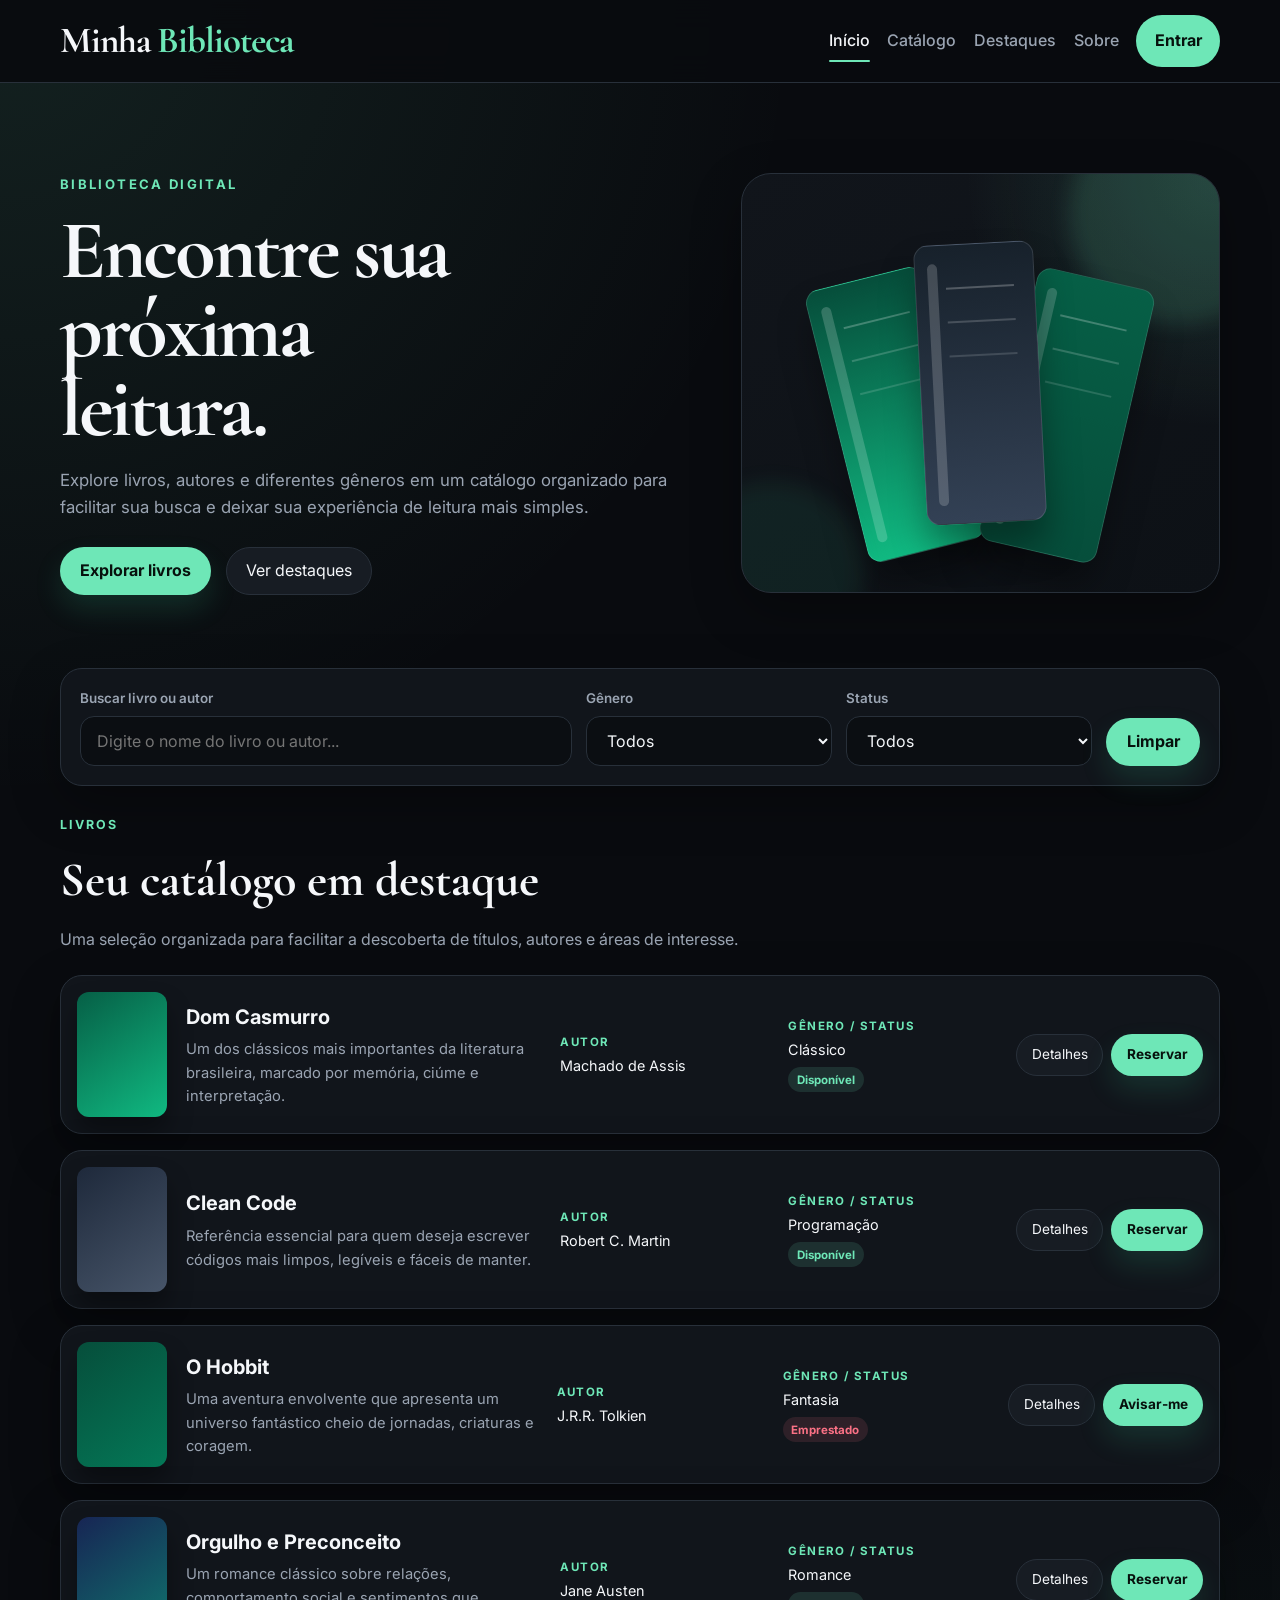
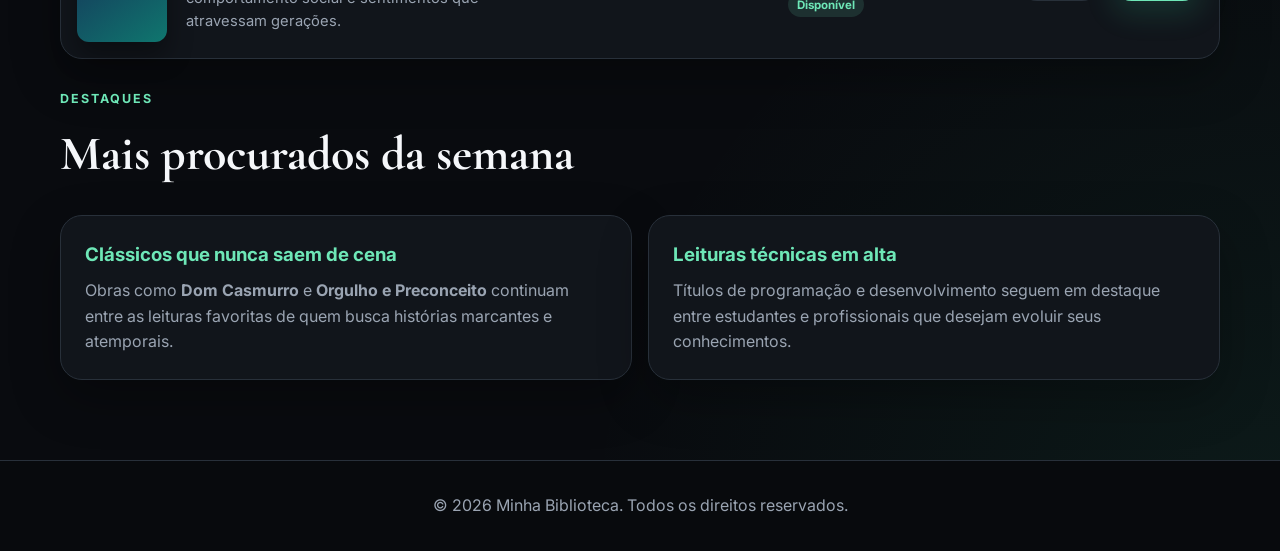
<file: livros.html>
<!DOCTYPE html>
<html lang="pt-BR">

<head>
    <meta charset="UTF-8">
    <meta name="viewport" content="width=device-width, initial-scale=1.0">

    <title>Livros - Minha Biblioteca</title>

    <link rel="preconnect" href="https://fonts.googleapis.com">
    <link rel="preconnect" href="https://fonts.gstatic.com" crossorigin>

    <link href="https://fonts.googleapis.com/css2?family=Cormorant+Garamond:wght@500;600;700&family=Inter:wght@400;500;600;700&display=swap"
        rel="stylesheet">

    <style>
        :root {
            --bg: #090b0f;
            --panel: #11151b;
            --text: #f5f7fa;
            --muted: #9aa4b2;
            --primary: #6ee7b7;
            --primary-dark: #34d399;
            --line: #28303a;
            --danger: #fb7185;

            --shadow: 0 18px 50px rgba(0, 0, 0, 0.30);
            --radius: 22px;
            --container: 1160px;
        }

        * {
            margin: 0;
            padding: 0;
            box-sizing: border-box;
        }

        html {
            scroll-behavior: smooth;
        }

        body {
            font-family: "Inter", sans-serif;
            background:
                radial-gradient(
                    circle at top left,
                    rgba(110, 231, 183, 0.10),
                    transparent 32%
                ),
                radial-gradient(
                    circle at bottom right,
                    rgba(52, 211, 153, 0.08),
                    transparent 28%
                ),
                #090b0f;

            color: var(--text);
            line-height: 1.6;
            min-height: 100vh;
        }

        a {
            text-decoration: none;
            color: inherit;
        }

        button,
        input,
        select {
            font: inherit;
        }

        button {
            cursor: pointer;
        }

        .container {
            width: min(100% - 2rem, var(--container));
            margin-inline: auto;
        }

        /* ================= HEADER ================= */

        .header {
            position: sticky;
            top: 0;
            z-index: 50;

            backdrop-filter: blur(16px);

            background: rgba(9, 11, 15, 0.93);

            border-bottom: 1px solid var(--line);
        }

        .nav {
            min-height: 82px;

            display: flex;
            align-items: center;
            justify-content: space-between;

            gap: 1rem;

            position: relative;
        }

        .logo {
            font-family: "Cormorant Garamond", serif;

            font-size: clamp(1.8rem, 3vw, 2.3rem);

            font-weight: 700;

            letter-spacing: -0.03em;
        }

        .logo span {
            color: var(--primary);
        }

        .nav-links {
            display: flex;
            align-items: center;
            gap: 1.1rem;
        }

        .nav-links a {
            color: var(--muted);

            font-weight: 500;

            position: relative;

            transition: 0.25s ease;
        }

        .nav-links a:hover,
        .nav-links a.active {
            color: var(--text);
        }

        .nav-links a.active::after,
        .nav-links a:hover::after {
            content: "";

            position: absolute;

            left: 0;
            bottom: -8px;

            width: 100%;
            height: 2px;

            background: var(--primary);

            border-radius: 999px;
        }

        .nav-login {
            padding: 0.8rem 1.15rem;

            background: var(--primary);

            color: #07110d !important;

            border-radius: 999px;

            font-weight: 700 !important;
        }

        .nav-login:hover {
            background: var(--primary-dark);
            transform: translateY(-1px);
        }

        .menu-toggle {
            display: none;

            border: 1px solid var(--line);

            background: var(--panel);

            color: var(--text);

            width: 46px;
            height: 46px;

            border-radius: 14px;
        }

        /* ================= PAGE ================= */

        .page {
            padding: 3.5rem 0 5rem;
        }

        /* ================= HERO ================= */

        .books-hero {
            display: grid;

            grid-template-columns: 1.15fr 0.85fr;

            gap: 2rem;

            align-items: center;

            padding: 2rem 0 3rem;
        }

        .eyebrow {
            display: inline-block;

            margin-bottom: 1rem;

            color: var(--primary);

            font-size: 0.82rem;

            font-weight: 700;

            letter-spacing: 0.18em;
        }

        .books-hero h1 {
            font-family: "Cormorant Garamond", serif;

            font-size: clamp(2.9rem, 7vw, 5.2rem);

            line-height: 0.95;

            letter-spacing: -0.04em;

            max-width: 10ch;

            margin-bottom: 1.2rem;
        }

        .books-hero p {
            max-width: 58ch;

            color: var(--muted);

            font-size: 1.05rem;

            margin-bottom: 1.6rem;
        }

        .hero-actions {
            display: flex;

            flex-wrap: wrap;

            gap: 0.9rem;
        }

        /* ================= BUTTONS ================= */

        .btn {
            display: inline-flex;

            align-items: center;
            justify-content: center;

            gap: 0.55rem;

            min-height: 48px;

            padding: 0 1.2rem;

            border-radius: 999px;

            border: 1px solid transparent;

            transition:
                transform 0.25s ease,
                box-shadow 0.25s ease,
                background 0.25s ease;
        }

        .btn-primary {
            background: var(--primary);

            color: #07110d;

            font-weight: 700;

            box-shadow:
                0 14px 28px rgba(52, 211, 153, 0.15);
        }

        .btn-primary:hover {
            background: var(--primary-dark);

            transform: translateY(-2px);
        }

        .btn-secondary {
            background: #171c23;

            border-color: var(--line);

            color: var(--text);
        }

        .btn-secondary:hover {
            transform: translateY(-2px);

            box-shadow: var(--shadow);
        }

        /* ================= HERO VISUAL ================= */

        .hero-visual {
            min-height: 420px;

            border-radius: 30px;

            background:
                radial-gradient(
                    circle at top right,
                    rgba(110, 231, 183, 0.15),
                    transparent 40%
                ),
                linear-gradient(
                    145deg,
                    #11151b,
                    #0d1116
                );

            border: 1px solid var(--line);

            box-shadow: var(--shadow);

            position: relative;

            overflow: hidden;
        }

        .hero-visual::before {
            content: "";

            position: absolute;

            width: 220px;
            height: 220px;

            right: -70px;
            top: -70px;

            border-radius: 50%;

            background: rgba(110, 231, 183, 0.12);

            filter: blur(10px);
        }

        .hero-visual::after {
            content: "";

            position: absolute;

            width: 180px;
            height: 180px;

            left: -60px;
            bottom: -70px;

            border-radius: 50%;

            background: rgba(52, 211, 153, 0.08);

            filter: blur(10px);
        }

        .book-stack {
            position: absolute;

            inset: 0;

            display: flex;

            align-items: center;
            justify-content: center;
        }

        .book {
            position: absolute;

            width: 120px;
            height: 280px;

            border-radius: 14px;

            box-shadow:
                0 25px 35px rgba(0, 0, 0, 0.35);

            border: 1px solid rgba(255, 255, 255, 0.12);
        }

        .book.one {
            background:
                linear-gradient(
                    180deg,
                    #064e3b,
                    #10b981
                );

            transform:
                rotate(-14deg)
                translateX(-90px)
                translateY(10px);
        }

        .book.two {
            background:
                linear-gradient(
                    180deg,
                    #17212b,
                    #334155
                );

            transform: rotate(-3deg);

            z-index: 2;
        }

        .book.three {
            background:
                linear-gradient(
                    180deg,
                    #065f46,
                    #064e3b
                );

            transform:
                rotate(13deg)
                translateX(92px)
                translateY(12px);
        }

        .book::before {
            content: "";

            position: absolute;

            left: 12px;
            top: 18px;

            width: 10px;
            height: calc(100% - 36px);

            border-radius: 999px;

            background: rgba(255, 255, 255, 0.18);
        }

        .book::after {
            content: "";

            position: absolute;

            left: 30px;
            right: 20px;

            top: 42px;

            height: 2px;

            background: rgba(255, 255, 255, 0.24);

            box-shadow:
                0 34px 0 rgba(255, 255, 255, 0.18),
                0 68px 0 rgba(255, 255, 255, 0.14);
        }

        /* ================= SECTION ================= */

        .section {
            padding-top: 1.6rem;
        }

        .section-title {
            margin-bottom: 1.4rem;
        }

        .section-title > span {
            color: var(--primary);

            font-size: 0.78rem;

            font-weight: 700;

            letter-spacing: 0.16em;
        }

        .section-title h2 {
            font-family: "Cormorant Garamond", serif;

            font-size: clamp(2rem, 4vw, 3rem);

            margin-top: 0.35rem;

            margin-bottom: 0.5rem;
        }

        .section-title p {
            color: var(--muted);

            max-width: 700px;
        }

        /* ================= SEARCH ================= */

        .panel {
            background: var(--panel);

            border: 1px solid var(--line);

            border-radius: var(--radius);

            padding: 1.2rem;

            box-shadow: var(--shadow);
        }

        .search-grid {
            display: grid;

            grid-template-columns:
                2fr
                1fr
                1fr
                auto;

            gap: 0.9rem;

            align-items: end;
        }

        .field {
            display: flex;

            flex-direction: column;

            gap: 0.35rem;
        }

        .field label {
            font-size: 0.84rem;

            color: var(--muted);

            font-weight: 600;
        }

        .field input,
        .field select {
            height: 50px;

            border-radius: 14px;

            border: 1px solid var(--line);

            padding: 0 1rem;

            background: #0b0e12;

            color: var(--text);

            outline: none;
        }

        .field input:focus,
        .field select:focus {
            border-color: var(--primary);

            box-shadow:
                0 0 0 3px rgba(110, 231, 183, 0.10);
        }

        /* ================= BOOKS ================= */

        .books-list {
            display: grid;

            gap: 1rem;
        }

        .book-item {
            display: grid;

            grid-template-columns:
                90px
                1.7fr
                1fr
                1fr
                auto;

            gap: 1.2rem;

            align-items: center;

            padding: 1rem;

            background: var(--panel);

            border: 1px solid var(--line);

            border-radius: var(--radius);

            box-shadow: var(--shadow);

            transition:
                transform 0.25s ease,
                border-color 0.25s ease;
        }

        .book-item:hover {
            transform: translateY(-3px);

            border-color: rgba(110, 231, 183, 0.35);
        }

        .book-cover {
            width: 90px;
            height: 125px;

            border-radius: 12px;

            box-shadow:
                0 15px 25px rgba(0, 0, 0, 0.35);
        }

        .cover-1 {
            background:
                linear-gradient(
                    145deg,
                    #065f46,
                    #10b981
                );
        }

        .cover-2 {
            background:
                linear-gradient(
                    145deg,
                    #1e293b,
                    #475569
                );
        }

        .cover-3 {
            background:
                linear-gradient(
                    145deg,
                    #064e3b,
                    #047857
                );
        }

        .cover-4 {
            background:
                linear-gradient(
                    145deg,
                    #172554,
                    #0f766e
                );
        }

        .book-meta h3 {
            font-size: 1.25rem;

            margin-bottom: 0.35rem;
        }

        .book-meta p {
            color: var(--muted);

            font-size: 0.92rem;
        }

        .meta-block {
            display: flex;

            flex-direction: column;

            gap: 0.15rem;
        }

        .meta-block strong {
            color: var(--primary);

            font-size: 0.72rem;

            letter-spacing: 0.12em;
        }

        .meta-block span {
            color: var(--text);

            font-size: 0.9rem;
        }

        .status {
            display: inline-block;

            width: fit-content;

            margin-top: 0.25rem;

            padding: 0.2rem 0.55rem;

            border-radius: 999px;

            font-size: 0.72rem;

            font-weight: 700;
        }

        .status.available {
            background: rgba(110, 231, 183, 0.13);

            color: var(--primary);
        }

        .status.borrowed {
            background: rgba(251, 113, 133, 0.12);

            color: var(--danger);
        }

        .book-actions {
            display: flex;

            gap: 0.5rem;

            flex-wrap: wrap;

            justify-content: flex-end;
        }

        .book-actions .btn {
            min-height: 42px;

            padding: 0 0.9rem;

            font-size: 0.85rem;
        }

        /* ================= DESTAQUES ================= */

        .featured-panel {
            display: grid;

            grid-template-columns: repeat(2, 1fr);

            gap: 1rem;

            margin-top: 1rem;
        }

        .featured-note {
            background: var(--panel);

            border: 1px solid var(--line);

            border-radius: var(--radius);

            padding: 1.5rem;

            box-shadow: var(--shadow);
        }

        .featured-note h3 {
            margin-bottom: 0.5rem;

            color: var(--primary);
        }

        .featured-note p {
            color: var(--muted);
        }

        /* ================= FOOTER ================= */

        footer {
            border-top: 1px solid var(--line);

            padding: 2rem 0;

            color: var(--muted);

            text-align: center;

            background: #080a0d;
        }

        /* ================= ANIMATION ================= */

        .reveal {
            opacity: 0;

            transform: translateY(20px);

            transition:
                opacity 0.6s ease,
                transform 0.6s ease;
        }

        .reveal.visible {
            opacity: 1;

            transform: translateY(0);
        }

        /* ================= RESPONSIVE ================= */

        @media (max-width: 950px) {

            .books-hero {
                grid-template-columns: 1fr;
            }

            .hero-visual {
                min-height: 350px;
            }

            .search-grid {
                grid-template-columns: 1fr 1fr;
            }

            .book-item {
                grid-template-columns:
                    80px
                    1fr
                    1fr;
            }

            .book-actions {
                grid-column: 1 / -1;

                justify-content: flex-start;
            }

            .book-meta {
                grid-column: span 2;
            }

            .meta-block {
                margin-top: 0.5rem;
            }
        }

        @media (max-width: 700px) {

            .nav-links {
                display: none;

                position: absolute;

                top: 82px;

                left: 0;
                right: 0;

                padding: 1rem;

                background: var(--panel);

                border: 1px solid var(--line);

                border-radius: 0 0 18px 18px;

                flex-direction: column;

                align-items: stretch;
            }

            .nav-links.menu-open {
                display: flex;
            }

            .nav-links a {
                padding: 0.7rem;
            }

            .menu-toggle {
                display: block;
            }

            .search-grid {
                grid-template-columns: 1fr;
            }

            .featured-panel {
                grid-template-columns: 1fr;
            }

            .book-item {
                grid-template-columns: 75px 1fr;
            }

            .book-meta {
                grid-column: auto;
            }

            .meta-block {
                grid-column: 1 / -1;
            }

            .book-actions {
                grid-column: 1 / -1;
            }

            .book-cover {
                width: 75px;
                height: 105px;
            }

            .books-hero h1 {
                max-width: none;
            }
        }

        @media (max-width: 480px) {

            .page {
                padding-top: 2rem;
            }

            .hero-visual {
                min-height: 300px;
            }

            .book {
                width: 85px;
                height: 210px;
            }

            .book.one {
                transform:
                    rotate(-14deg)
                    translateX(-65px);
            }

            .book.three {
                transform:
                    rotate(13deg)
                    translateX(65px);
            }

            .book-actions {
                flex-direction: column;
            }

            .book-actions .btn {
                width: 100%;
            }
        }
    </style>
</head>

<body>

    <!-- ================= HEADER ================= -->

    <header class="header">

        <div class="container">

            <div class="nav">

                <a href="#" class="logo">
                    Minha <span>Biblioteca</span>
                </a>

                <button class="menu-toggle" id="menuToggle">
                    ☰
                </button>

                <nav class="nav-links" id="navLinks">

                    <a href="#inicio" class="active">
                        Início
                    </a>

                    <a href="#catalogo">
                        Catálogo
                    </a>

                    <a href="#destaques">
                        Destaques
                    </a>

                    <a href="sobre.html">
                        Sobre
                    </a>

                    <a href="#" class="nav-login">
                        Entrar
                    </a>

                </nav>

            </div>

        </div>

    </header>


    <!-- ================= MAIN ================= -->

    <main class="page">

        <div class="container">

            <!-- HERO -->

            <section class="books-hero" id="inicio">

                <div>

                    <span class="eyebrow">
                        BIBLIOTECA DIGITAL
                    </span>

                    <h1>
                        Encontre sua próxima leitura.
                    </h1>

                    <p>
                        Explore livros, autores e diferentes gêneros
                        em um catálogo organizado para facilitar
                        sua busca e deixar sua experiência de leitura
                        mais simples.
                    </p>

                    <div class="hero-actions">

                        <a
                            href="#catalogo"
                            class="btn btn-primary"
                        >
                            Explorar livros
                        </a>

                        <a
                            href="#destaques"
                            class="btn btn-secondary"
                        >
                            Ver destaques
                        </a>

                    </div>

                </div>


                <div class="hero-visual">

                    <div class="book-stack">

                        <div class="book one"></div>

                        <div class="book two"></div>

                        <div class="book three"></div>

                    </div>

                </div>

            </section>


            <!-- BUSCA -->

            <section class="section">

                <div class="panel">

                    <div class="search-grid">

                        <div class="field">

                            <label for="busca">
                                Buscar livro ou autor
                            </label>

                            <input
                                type="text"
                                id="busca"
                                placeholder="Digite o nome do livro ou autor..."
                            >

                        </div>


                        <div class="field">

                            <label for="genero">
                                Gênero
                            </label>

                            <select id="genero">

                                <option value="">
                                    Todos
                                </option>

                                <option value="Clássico">
                                    Clássico
                                </option>

                                <option value="Programação">
                                    Programação
                                </option>

                                <option value="Fantasia">
                                    Fantasia
                                </option>

                                <option value="Romance">
                                    Romance
                                </option>

                            </select>

                        </div>


                        <div class="field">

                            <label for="status">
                                Status
                            </label>

                            <select id="status">

                                <option value="">
                                    Todos
                                </option>

                                <option value="Disponível">
                                    Disponível
                                </option>

                                <option value="Emprestado">
                                    Emprestado
                                </option>

                            </select>

                        </div>


                        <button
                            class="btn btn-primary"
                            type="button"
                            id="limparFiltros"
                        >
                            Limpar
                        </button>

                    </div>

                </div>

            </section>


            <!-- CATÁLOGO -->

            <section class="section" id="catalogo">

                <div class="section-title reveal">

                    <span>
                        LIVROS
                    </span>

                    <h2>
                        Seu catálogo em destaque
                    </h2>

                    <p>
                        Uma seleção organizada para facilitar
                        a descoberta de títulos, autores e áreas
                        de interesse.
                    </p>

                </div>


                <div class="books-list">

                    <!-- LIVRO 1 -->

                    <article
                        class="book-item reveal"
                        data-title="Dom Casmurro"
                        data-author="Machado de Assis"
                        data-genre="Clássico"
                        data-status="Disponível"
                    >

                        <div class="book-cover cover-1"></div>

                        <div class="book-meta">

                            <h3>
                                Dom Casmurro
                            </h3>

                            <p>
                                Um dos clássicos mais importantes
                                da literatura brasileira, marcado
                                por memória, ciúme e interpretação.
                            </p>

                        </div>

                        <div class="meta-block">

                            <strong>
                                AUTOR
                            </strong>

                            <span>
                                Machado de Assis
                            </span>

                        </div>

                        <div class="meta-block">

                            <strong>
                                GÊNERO / STATUS
                            </strong>

                            <span>
                                Clássico
                            </span>

                            <small class="status available">
                                Disponível
                            </small>

                        </div>

                        <div class="book-actions">

                            <button class="btn btn-secondary">
                                Detalhes
                            </button>

                            <button class="btn btn-primary">
                                Reservar
                            </button>

                        </div>

                    </article>


                    <!-- LIVRO 2 -->

                    <article
                        class="book-item reveal"
                        data-title="Clean Code"
                        data-author="Robert C. Martin"
                        data-genre="Programação"
                        data-status="Disponível"
                    >

                        <div class="book-cover cover-2"></div>

                        <div class="book-meta">

                            <h3>
                                Clean Code
                            </h3>

                            <p>
                                Referência essencial para quem deseja
                                escrever códigos mais limpos, legíveis
                                e fáceis de manter.
                            </p>

                        </div>

                        <div class="meta-block">

                            <strong>
                                AUTOR
                            </strong>

                            <span>
                                Robert C. Martin
                            </span>

                        </div>

                        <div class="meta-block">

                            <strong>
                                GÊNERO / STATUS
                            </strong>

                            <span>
                                Programação
                            </span>

                            <small class="status available">
                                Disponível
                            </small>

                        </div>

                        <div class="book-actions">

                            <button class="btn btn-secondary">
                                Detalhes
                            </button>

                            <button class="btn btn-primary">
                                Reservar
                            </button>

                        </div>

                    </article>


                    <!-- LIVRO 3 -->

                    <article
                        class="book-item reveal"
                        data-title="O Hobbit"
                        data-author="J.R.R. Tolkien"
                        data-genre="Fantasia"
                        data-status="Emprestado"
                    >

                        <div class="book-cover cover-3"></div>

                        <div class="book-meta">

                            <h3>
                                O Hobbit
                            </h3>

                            <p>
                                Uma aventura envolvente que apresenta
                                um universo fantástico cheio de jornadas,
                                criaturas e coragem.
                            </p>

                        </div>

                        <div class="meta-block">

                            <strong>
                                AUTOR
                            </strong>

                            <span>
                                J.R.R. Tolkien
                            </span>

                        </div>

                        <div class="meta-block">

                            <strong>
                                GÊNERO / STATUS
                            </strong>

                            <span>
                                Fantasia
                            </span>

                            <small class="status borrowed">
                                Emprestado
                            </small>

                        </div>

                        <div class="book-actions">

                            <button class="btn btn-secondary">
                                Detalhes
                            </button>

                            <button class="btn btn-primary">
                                Avisar-me
                            </button>

                        </div>

                    </article>


                    <!-- LIVRO 4 -->

                    <article
                        class="book-item reveal"
                        data-title="Orgulho e Preconceito"
                        data-author="Jane Austen"
                        data-genre="Romance"
                        data-status="Disponível"
                    >

                        <div class="book-cover cover-4"></div>

                        <div class="book-meta">

                            <h3>
                                Orgulho e Preconceito
                            </h3>

                            <p>
                                Um romance clássico sobre relações,
                                comportamento social e sentimentos
                                que atravessam gerações.
                            </p>

                        </div>

                        <div class="meta-block">

                            <strong>
                                AUTOR
                            </strong>

                            <span>
                                Jane Austen
                            </span>

                        </div>

                        <div class="meta-block">

                            <strong>
                                GÊNERO / STATUS
                            </strong>

                            <span>
                                Romance
                            </span>

                            <small class="status available">
                                Disponível
                            </small>

                        </div>

                        <div class="book-actions">

                            <button class="btn btn-secondary">
                                Detalhes
                            </button>

                            <button class="btn btn-primary">
                                Reservar
                            </button>

                        </div>

                    </article>

                </div>

            </section>


            <!-- DESTAQUES -->

            <section class="section" id="destaques">

                <div class="section-title reveal">

                    <span>
                        DESTAQUES
                    </span>

                    <h2>
                        Mais procurados da semana
                    </h2>

                </div>


                <div class="featured-panel">

                    <div class="featured-note reveal">

                        <h3>
                            Clássicos que nunca saem de cena
                        </h3>

                        <p>
                            Obras como
                            <strong>Dom Casmurro</strong>
                            e
                            <strong>Orgulho e Preconceito</strong>
                            continuam entre as leituras favoritas
                            de quem busca histórias marcantes
                            e atemporais.
                        </p>

                    </div>


                    <div class="featured-note reveal">

                        <h3>
                            Leituras técnicas em alta
                        </h3>

                        <p>
                            Títulos de programação e desenvolvimento
                            seguem em destaque entre estudantes
                            e profissionais que desejam evoluir
                            seus conhecimentos.
                        </p>

                    </div>

                </div>

            </section>

        </div>

    </main>


    <!-- ================= FOOTER ================= -->

    <footer>

        <div class="container">

            © 2026 Minha Biblioteca.
            Todos os direitos reservados.

        </div>

    </footer>


    <!-- ================= JAVASCRIPT ================= -->

    <script>

        /* MENU MOBILE */

        const menuToggle =
            document.getElementById("menuToggle");

        const navLinks =
            document.getElementById("navLinks");

        menuToggle.addEventListener("click", () => {

            navLinks.classList.toggle("menu-open");

        });


        /* ELEMENTOS DOS FILTROS */

        const busca =
            document.getElementById("busca");

        const genero =
            document.getElementById("genero");

        const status =
            document.getElementById("status");

        const limpar =
            document.getElementById("limparFiltros");

        const livros =
            document.querySelectorAll(".book-item");


        /* FILTRO DOS LIVROS */

        function filtrarLivros() {

            const termo =
                busca.value.toLowerCase().trim();

            const generoSelecionado =
                genero.value;

            const statusSelecionado =
                status.value;


            livros.forEach((livro) => {

                const titulo =
                    livro.dataset.title.toLowerCase();

                const autor =
                    livro.dataset.author.toLowerCase();

                const generoLivro =
                    livro.dataset.genre;

                const statusLivro =
                    livro.dataset.status;


                const correspondeBusca =
                    titulo.includes(termo) ||
                    autor.includes(termo);

                const correspondeGenero =
                    !generoSelecionado ||
                    generoLivro === generoSelecionado;

                const correspondeStatus =
                    !statusSelecionado ||
                    statusLivro === statusSelecionado;


                if (
                    correspondeBusca &&
                    correspondeGenero &&
                    correspondeStatus
                ) {

                    livro.style.display = "grid";

                } else {

                    livro.style.display = "none";

                }

            });

        }


        /* EVENTOS DOS FILTROS */

        busca.addEventListener(
            "input",
            filtrarLivros
        );

        genero.addEventListener(
            "change",
            filtrarLivros
        );

        status.addEventListener(
            "change",
            filtrarLivros
        );


        /* LIMPAR FILTROS */

        limpar.addEventListener("click", () => {

            busca.value = "";

            genero.value = "";

            status.value = "";

            filtrarLivros();

        });


        /* ANIMAÇÃO */

        const observer =
            new IntersectionObserver(
                (entries) => {

                    entries.forEach((entry) => {

                        if (entry.isIntersecting) {

                            entry.target.classList.add(
                                "visible"
                            );

                        }

                    });

                },
                {
                    threshold: 0.14
                }
            );


        document
            .querySelectorAll(".reveal")
            .forEach((element, index) => {

                element.style.transitionDelay =
                    `${index * 70}ms`;

                observer.observe(element);

            });

    </script>

</body>

</html>
</file>
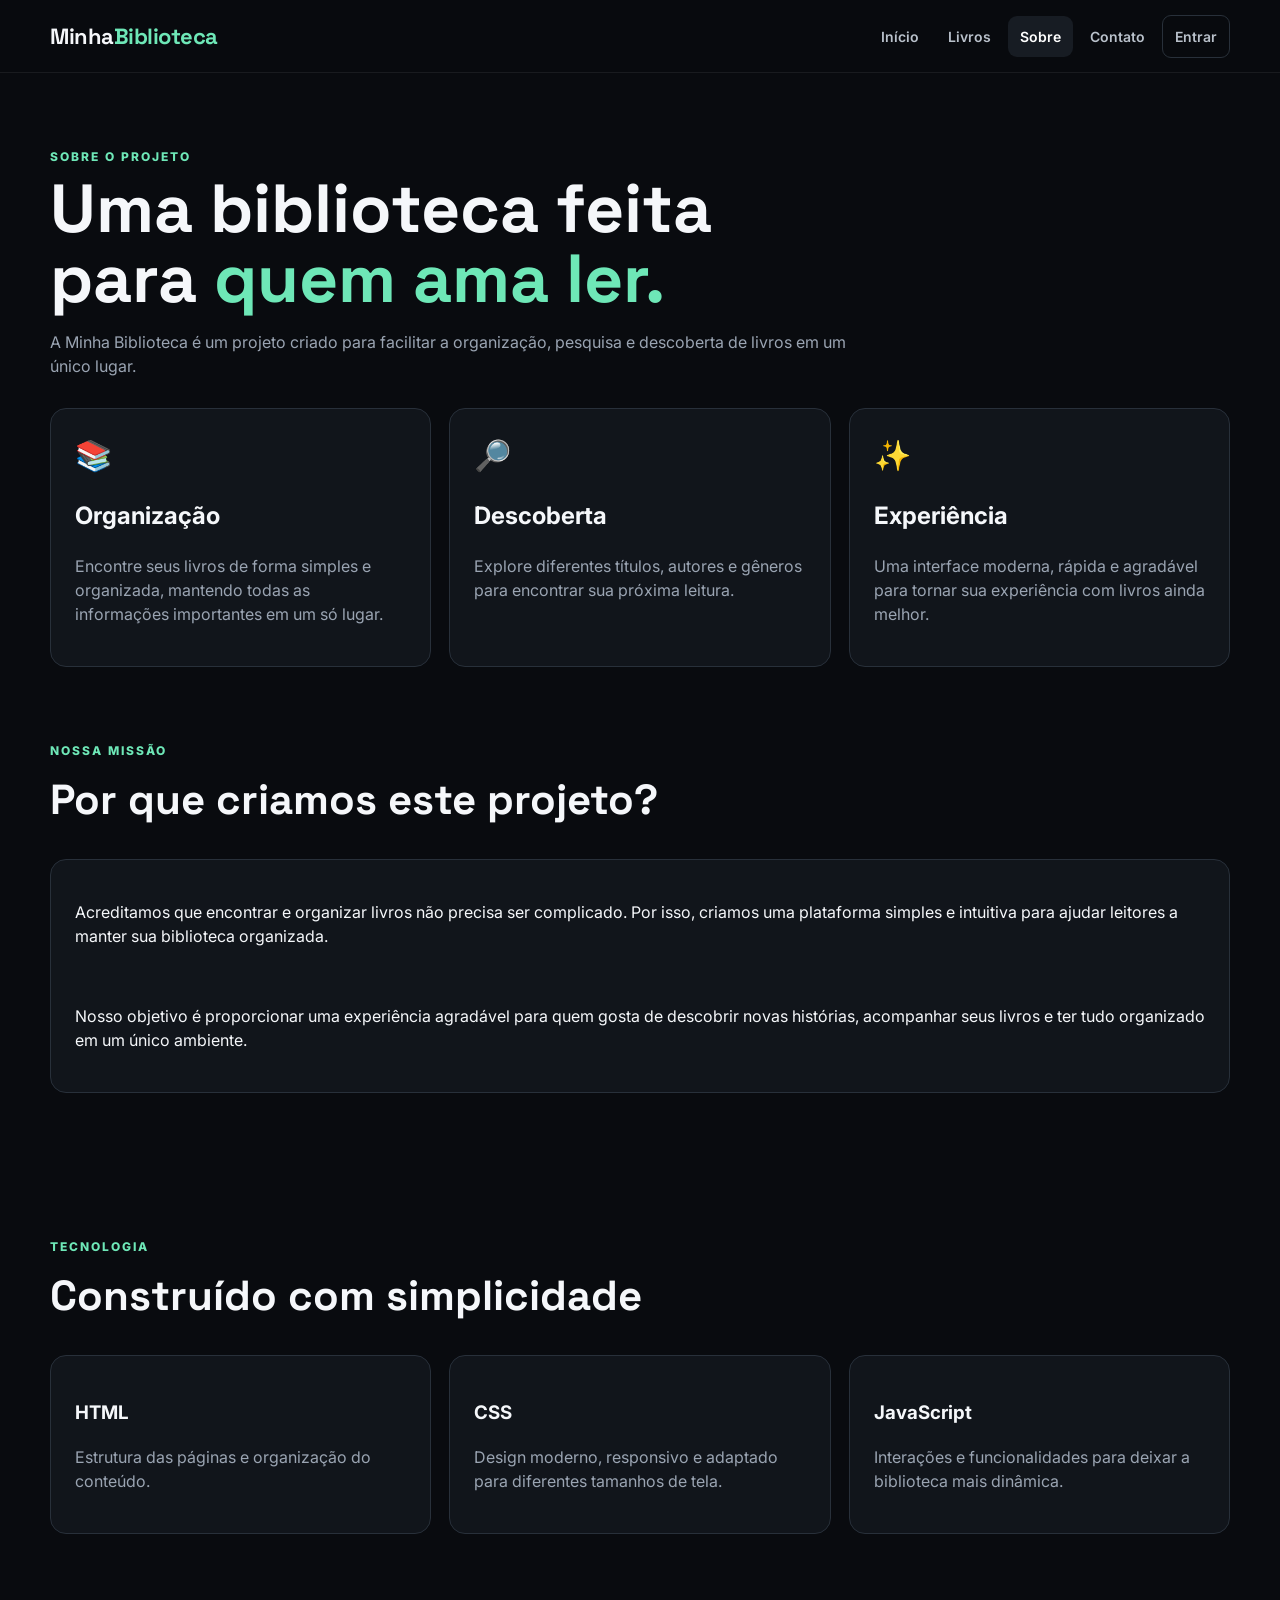
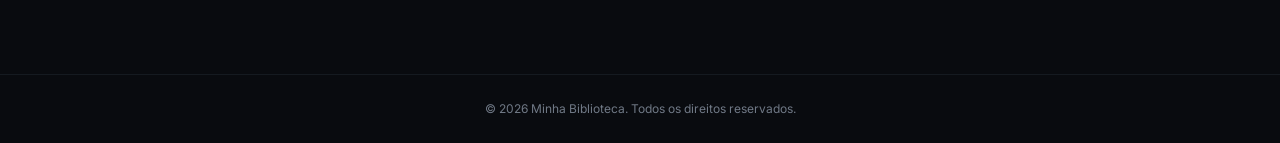
<file: sobre.html>
<!DOCTYPE html>
<html lang="pt-BR">

<head>
    <meta charset="UTF-8">
    <meta name="viewport" content="width=device-width, initial-scale=1.0">

    <title>Sobre - Minha Biblioteca</title>

    <link rel="stylesheet" href="style.css">
</head>

<body>

    <!-- HEADER -->
    <header class="header">
        <div class="container nav">

            <a href="index.html" class="logo">
                Minha<span>Biblioteca</span>
            </a>

            <button class="menu-toggle" onclick="document.querySelector('.nav').classList.toggle('menu-open')">
                ☰
            </button>

            <nav>
                <a href="index.html">Início</a>
                <a href="livros.html">Livros</a>
                <a href="sobre.html" class="active">Sobre</a>
                <a href="contato.html">Contato</a>
                <a href="login.html" class="nav-login">Entrar</a>
            </nav>

        </div>
    </header>


    <!-- CONTEÚDO -->
    <main class="page">

        <div class="container">

            <section class="about-hero">

                <span class="eyebrow">SOBRE O PROJETO</span>

                <h1>
                    Uma biblioteca feita para
                    <strong style="color: var(--primary);">
                        quem ama ler.
                    </strong>
                </h1>

                <p>
                    A Minha Biblioteca é um projeto criado para facilitar
                    a organização, pesquisa e descoberta de livros em um
                    único lugar.
                </p>

            </section>


            <!-- CARDS -->
            <section class="cards three">

                <div class="card">
                    <div class="icon">📚</div>

                    <h2>Organização</h2>

                    <p>
                        Encontre seus livros de forma simples e organizada,
                        mantendo todas as informações importantes em um só lugar.
                    </p>
                </div>


                <div class="card">
                    <div class="icon">🔎</div>

                    <h2>Descoberta</h2>

                    <p>
                        Explore diferentes títulos, autores e gêneros para
                        encontrar sua próxima leitura.
                    </p>
                </div>


                <div class="card">
                    <div class="icon">✨</div>

                    <h2>Experiência</h2>

                    <p>
                        Uma interface moderna, rápida e agradável para tornar
                        sua experiência com livros ainda melhor.
                    </p>
                </div>

            </section>


            <!-- NOSSA MISSÃO -->
            <section class="section">

                <div class="section-title">
                    <span>NOSSA MISSÃO</span>
                    <h2>Por que criamos este projeto?</h2>
                </div>

                <div class="panel">

                    <p>
                        Acreditamos que encontrar e organizar livros não
                        precisa ser complicado. Por isso, criamos uma
                        plataforma simples e intuitiva para ajudar leitores
                        a manter sua biblioteca organizada.
                    </p>

                    <br>

                    <p>
                        Nosso objetivo é proporcionar uma experiência
                        agradável para quem gosta de descobrir novas histórias,
                        acompanhar seus livros e ter tudo organizado em um
                        único ambiente.
                    </p>

                </div>

            </section>


            <!-- TECNOLOGIAS -->
            <section class="section">

                <div class="section-title">
                    <span>TECNOLOGIA</span>
                    <h2>Construído com simplicidade</h2>
                </div>

                <div class="cards three">

                    <div class="card">
                        <h3>HTML</h3>
                        <p>
                            Estrutura das páginas e organização do conteúdo.
                        </p>
                    </div>

                    <div class="card">
                        <h3>CSS</h3>
                        <p>
                            Design moderno, responsivo e adaptado para
                            diferentes tamanhos de tela.
                        </p>
                    </div>

                    <div class="card">
                        <h3>JavaScript</h3>
                        <p>
                            Interações e funcionalidades para deixar a
                            biblioteca mais dinâmica.
                        </p>
                    </div>

                </div>

            </section>

        </div>

    </main>


    <!-- FOOTER -->
    <footer>
        <div class="container">
            © 2026 Minha Biblioteca. Todos os direitos reservados.
        </div>
    </footer>


    <script>
        const menuButton = document.querySelector(".menu-toggle");
        const nav = document.querySelector(".nav");

        menuButton.addEventListener("click", () => {
            nav.classList.toggle("menu-open");
        });
    </script>

</body>

</html>
</file>
<file: style.css>
@import url('https://fonts.googleapis.com/css2?family=Inter:wght@400;500;600;700;800&family=Space+Grotesk:wght@500;600;700&display=swap');

/* =========================
   CONFIGURAÇÕES GERAIS
========================= */

:root {
    --bg: #090b0f;
    --panel: #11151b;
    --text: #f5f7fa;
    --muted: #9aa4b2;
    --line: #28303a;
    --primary: #6ee7b7;
    --danger: #fb7185;
    --max: 1180px;
}

* {
    box-sizing: border-box;
}

html {
    scroll-behavior: smooth;
}

body {
    margin: 0;
    background: var(--bg);
    color: var(--text);
    font-family: "Inter", Arial, sans-serif;
    line-height: 1.5;
}

a {
    color: inherit;
    text-decoration: none;
}

.container {
    width: min(var(--max), calc(100% - 40px));
    margin: auto;
}

/* =========================
   HEADER
========================= */

.header {
    position: sticky;
    top: 0;
    z-index: 50;
    background: rgba(9, 11, 15, 0.93);
    backdrop-filter: blur(14px);
    border-bottom: 1px solid rgba(255, 255, 255, 0.07);
}

.nav {
    min-height: 72px;
    display: flex;
    align-items: center;
    justify-content: space-between;
    gap: 20px;
}

.logo {
    font-family: "Space Grotesk", sans-serif;
    font-size: 22px;
    font-weight: 800;
    letter-spacing: -0.5px;
}

.logo span {
    color: var(--primary);
}

nav {
    display: flex;
    align-items: center;
    gap: 5px;
}

nav a {
    padding: 10px 12px;
    color: #b9c1cb;
    border-radius: 9px;
    font-size: 14px;
    font-weight: 600;
    transition: 0.2s ease;
}

nav a:hover,
nav a.active {
    background: #171c23;
    color: #fff;
}

.nav-login {
    border: 1px solid var(--line);
}

/* BOTÃO MENU MOBILE */

.menu-toggle {
    display: none;
    background: transparent;
    border: 0;
    color: #fff;
    font-size: 26px;
    cursor: pointer;
}

/* =========================
   HERO
========================= */

.hero {
    padding: 90px 0 70px;
    border-bottom: 1px solid #151a20;
    background:
        radial-gradient(
            circle at 80% 20%,
            rgba(52, 211, 153, 0.13),
            transparent 35%
        );
}

.hero-grid {
    display: grid;
    grid-template-columns: 1.5fr 0.8fr;
    gap: 70px;
    align-items: center;
}

.badge,
.eyebrow {
    color: var(--primary);
    font-weight: 800;
    font-size: 12px;
    letter-spacing: 2px;
}

.hero h1 {
    font-family: "Space Grotesk", sans-serif;
    font-size: clamp(46px, 7vw, 86px);
    line-height: 0.98;
    letter-spacing: -4px;
    margin: 20px 0;
}

.hero h1 strong {
    color: var(--primary);
}

.hero p {
    max-width: 650px;
    color: var(--muted);
    font-size: 18px;
}

/* =========================
   BOTÕES
========================= */

.actions {
    display: flex;
    gap: 12px;
    margin-top: 28px;
}

.btn {
    display: inline-flex;
    align-items: center;
    justify-content: center;
    border: 0;
    border-radius: 10px;
    padding: 13px 20px;
    font-weight: 800;
    cursor: pointer;
    font-size: 14px;
    transition: 0.2s ease;
}

.btn:hover {
    transform: translateY(-2px);
}

.btn.primary {
    background: var(--primary);
    color: #07110d;
}

.btn.secondary {
    background: transparent;
    color: #fff;
    border: 1px solid var(--line);
}

.btn.full {
    width: 100%;
}

/* =========================
   CARD PRINCIPAL
========================= */

.hero-card {
    background: linear-gradient(145deg, #171d24, #0e1116);
    border: 1px solid var(--line);
    border-radius: 24px;
    padding: 34px;
    box-shadow: 0 20px 60px rgba(0, 0, 0, 0.5);
}

.book-icon {
    font-size: 54px;
}

.hero-card h2 {
    font-family: "Space Grotesk", sans-serif;
    font-size: 30px;
}

.hero-card p {
    color: var(--muted);
}

/* =========================
   ESTATÍSTICAS
========================= */

.mini-stats {
    display: flex;
    gap: 12px;
}

.mini-stats div {
    flex: 1;
    background: #0a0d11;
    border: 1px solid var(--line);
    padding: 15px;
    border-radius: 12px;
}

.mini-stats strong {
    display: block;
    font-size: 24px;
}

.mini-stats span {
    color: var(--muted);
    font-size: 12px;
}

/* =========================
   SEÇÕES
========================= */

.section,
.page {
    padding: 70px 0;
}

.section-title {
    margin-bottom: 28px;
}

.section-title span {
    color: var(--primary);
    font-size: 12px;
    font-weight: 800;
    letter-spacing: 2px;
}

.section-title h2,
.page-head h1,
.about-hero h1 {
    font-family: "Space Grotesk", sans-serif;
    font-size: 42px;
    margin: 7px 0;
}

/* =========================
   CARDS
========================= */

.cards {
    display: grid;
    gap: 18px;
}

.cards.three {
    grid-template-columns: repeat(3, 1fr);
}

.cards.two {
    grid-template-columns: repeat(2, 1fr);
}

.card,
.panel {
    background: var(--panel);
    border: 1px solid var(--line);
    border-radius: 16px;
    padding: 24px;
    transition: 0.2s ease;
}

.card:hover,
.panel:hover {
    border-color: #3b4653;
    transform: translateY(-3px);
}

.card p,
.about-hero p,
.page-head p {
    color: var(--muted);
}

.icon {
    font-size: 30px;
}

/* =========================
   PÁGINAS
========================= */

.page {
    min-height: calc(100vh - 145px);
}

.page-head {
    display: flex;
    justify-content: space-between;
    align-items: end;
    gap: 20px;
    margin-bottom: 28px;
}

/* =========================
   BARRA DE PESQUISA
========================= */

.toolbar {
    margin-bottom: 18px;
}

.toolbar input {
    max-width: 600px;
}

/* =========================
   FORMULÁRIOS
========================= */

input,
select,
textarea {
    width: 100%;
    background: #0b0e12;
    color: #fff;
    border: 1px solid var(--line);
    border-radius: 10px;
    padding: 13px 14px;
    font: inherit;
    outline: none;
}

input:focus,
select:focus,
textarea:focus {
    border-color: var(--primary);
}

label {
    display: flex;
    flex-direction: column;
    gap: 7px;
    font-size: 13px;
    font-weight: 700;
}

.form-grid {
    display: grid;
    grid-template-columns: repeat(2, 1fr);
    gap: 18px;
}

.form-actions {
    grid-column: 1 / -1;
    display: flex;
    gap: 10px;
}

.hidden {
    display: none;
}

.message {
    min-height: 20px;
    color: var(--primary);
}

/* =========================
   TABELAS
========================= */

.table-wrap {
    overflow: auto;
    background: var(--panel);
    border: 1px solid var(--line);
    border-radius: 16px;
}

.data-table {
    width: 100%;
    border-collapse: collapse;
    min-width: 650px;
}

.data-table th,
.data-table td {
    text-align: left;
    padding: 15px 17px;
    border-bottom: 1px solid var(--line);
}

.data-table th {
    color: #9da7b3;
    font-size: 12px;
    text-transform: uppercase;
}

.table-actions {
    display: flex;
    gap: 7px;
}

.small-btn {
    padding: 8px 10px;
    border-radius: 8px;
    border: 1px solid var(--line);
    background: #171c23;
    color: #fff;
    cursor: pointer;
}

.small-btn.delete {
    color: #fecdd3;
}

.empty {
    padding: 35px;
    text-align: center;
    color: var(--muted);
}

/* =========================
   SOBRE
========================= */

.about-hero {
    max-width: 820px;
    margin-bottom: 30px;
}

.about-hero h1 {
    font-size: clamp(40px, 6vw, 68px);
    line-height: 1.03;
}

/* =========================
   CONTATO
========================= */

.contact-grid {
    display: grid;
    grid-template-columns: 0.8fr 1.2fr;
    gap: 18px;
}

/* =========================
   FOOTER
========================= */

footer {
    border-top: 1px solid #151a20;
    padding: 25px 0;
    color: #707986;
    font-size: 12px;
    text-align: center;
}

/* =========================
   LOGIN / CADASTRO
========================= */

.auth-page {
    min-height: 100vh;
    display: grid;
    place-items: center;
    padding: 30px;
    background:
        radial-gradient(
            circle at top,
            rgba(110, 231, 183, 0.08),
            transparent 35%
        );
}

.auth-box {
    width: min(470px, 100%);
    background: var(--panel);
    border: 1px solid var(--line);
    border-radius: 22px;
    padding: 38px;
    box-shadow: 0 25px 80px rgba(0, 0, 0, 0.5);
}

.auth-box.wide {
    width: min(650px, 100%);
}

.auth-box h1 {
    font-family: "Space Grotesk", sans-serif;
    font-size: 32px;
    margin: 28px 0 5px;
}

.muted {
    color: var(--muted);
}

.auth-box form {
    margin-top: 25px;
    display: grid;
    gap: 17px;
}

.auth-bottom {
    text-align: center;
    color: var(--muted);
    margin-top: 24px;
}

.auth-bottom a {
    color: var(--primary);
    font-weight: 800;
}

.back {
    display: block;
    text-align: center;
    color: #9aa4b2;
    margin-top: 22px;
}

/* =========================
   RESPONSIVO
========================= */

@media (max-width: 850px) {

    .hero-grid {
        grid-template-columns: 1fr;
    }

    .cards.three,
    .cards.two,
    .contact-grid {
        grid-template-columns: 1fr;
    }

    nav {
        display: none;
        position: absolute;
        left: 20px;
        right: 20px;
        top: 72px;
        background: #11151b;
        border: 1px solid var(--line);
        padding: 10px;
        border-radius: 12px;
        flex-direction: column;
    }

    .nav.menu-open nav {
        display: flex;
    }

    .menu-toggle {
        display: block;
    }

    .page-head {
        align-items: flex-start;
        flex-direction: column;
    }

    .form-grid {
        grid-template-columns: 1fr;
    }

    .hero h1 {
        letter-spacing: -2px;
    }

    .actions {
        flex-direction: column;
    }

    .actions .btn {
        width: 100%;
    }
}

/* =========================
   CELULAR PEQUENO
========================= */

@media (max-width: 500px) {

    .container {
        width: min(100% - 24px, var(--max));
    }

    .hero {
        padding: 60px 0 50px;
    }

    .hero h1 {
        font-size: 46px;
    }

    .hero-card {
        padding: 25px;
    }

    .section,
    .page {
        padding: 50px 0;
    }

    .auth-box {
        padding: 25px;
    }

    .mini-stats {
        flex-direction: column;
    }
}
</file>
